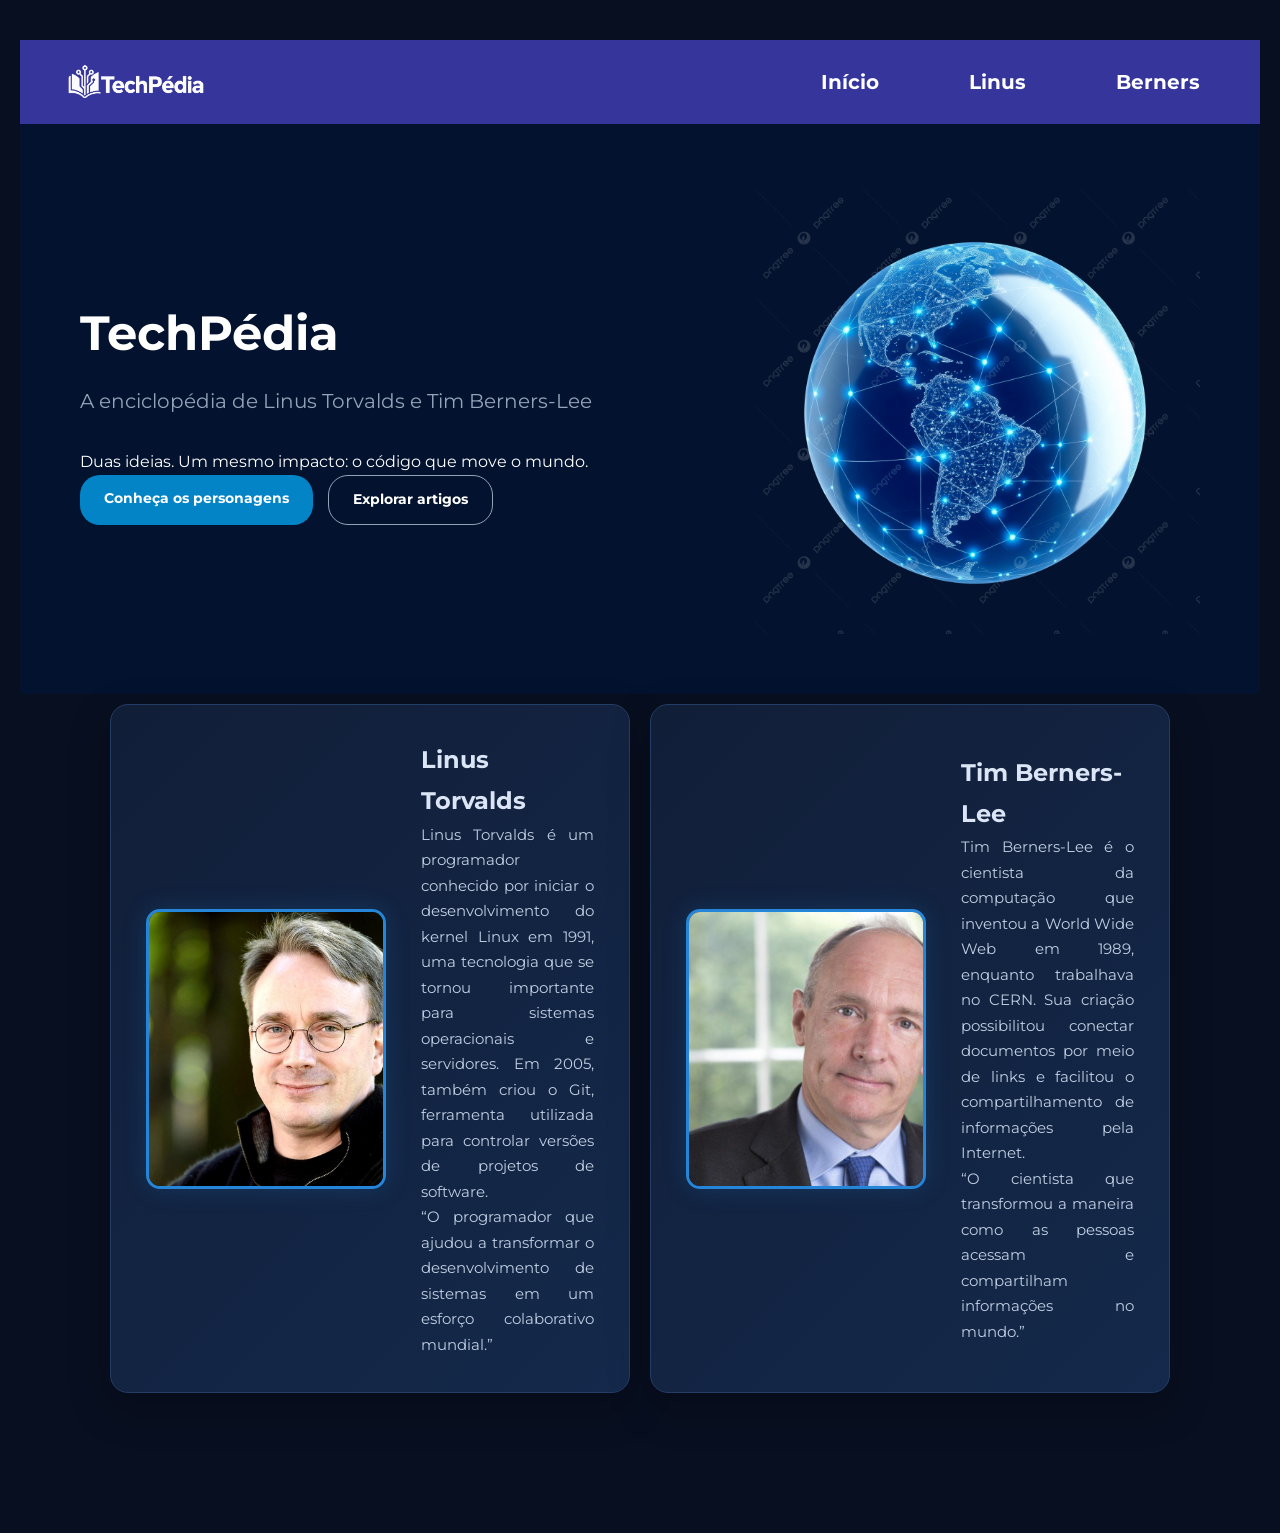
<file: index.html>
<!DOCTYPE html>
<html lang="pt-BR">

<head>
    <meta charset="UTF-8">
    <meta name="viewport" content="width=device-width, initial-scale=1.0">
    <link rel="stylesheet" href="static/style.css">
    <title>TechPédia</title>
    <!-- relacha isso e para o css(Gemini ajudou) -->
    <link rel="preconnect" href="https://fonts.googleapis.com">
    <link rel="preconnect" href="https://fonts.gstatic.com" crossorigin>
    <link href="https://fonts.googleapis.com/css2?family=Montserrat:wght@400;700&display=swap" rel="stylesheet">
</head>

<body>
    <header class="cabecalho">
        <a class="imagem" href="index.html"><img src="imagens/TechPédia.png" alt="Imagem TechPédia"></a>
        <ul>
            <li><a href="index.html">Início</a></li>
            <li><a href="linus.html">Linus</a></li>
            <li><a href="berners.html">Berners</a></li>
        </ul>
    </header>
    <section class="hero-section">
        <div class="hero-texto">
            <h1>TechPédia</h1>
            <h2>A enciclopédia de Linus Torvalds e Tim Berners-Lee</h2>
            <p>Duas ideias. Um mesmo impacto: o código que move o mundo.</p>

            <div class="botoes-container">
                <a href="#protagonistas" class="btn btn-primario">Conheça os personagens</a>
                <a href="#" class="btn btn-secundario">Explorar artigos</a>
            </div>
        </div>
        <img src="imagens/pngtree-digital-globe-network-representations-global-connectivity-and-technology-png-image_20441539.png"
            alt="Fundo do mapa mundi">
    </section>


    <!-- parte do meio -->

    <!-- parte do meio -->
    <main class="conteudo-principal">
        <div id="protagonistas" class="grid-protagonistas">

            <!-- Cartão do Linus -->
            <div class="card-perfil">
                <img src="imagens/Linus.jpg" alt="Linus Torvalds">
                <div> <!-- Esta div envolve o texto do Linus para o Flexbox funcionar -->
                    <h2>Linus Torvalds</h2>
                    <p>Linus Torvalds é um programador conhecido por iniciar o desenvolvimento do kernel Linux em 1991,
                        uma tecnologia que se tornou importante para sistemas operacionais e servidores. Em 2005, também
                        criou o Git, ferramenta utilizada para controlar versões de projetos de software.</p>
                    <p>“O programador que ajudou a transformar o desenvolvimento de sistemas em um esforço colaborativo
                        mundial.”</p>
                </div>
            </div>

            <!-- Cartão do Tim -->
            <div class="card-perfil">
                <img src="imagens/Berners.jpg" alt="Tim Berners-Lee">
                <div> <!-- Esta div envolve o texto do Tim para o Flexbox funcionar -->
                    <h2>Tim Berners-Lee</h2>
                    <p>Tim Berners-Lee é o cientista da computação que inventou a World Wide Web em 1989, enquanto
                        trabalhava no CERN.
                        Sua criação possibilitou conectar documentos por meio de links e facilitou o compartilhamento de
                        informações pela Internet.</p>
                    <p>“O cientista que transformou a maneira como as pessoas acessam e compartilham informações no
                        mundo.”</p>
                </div>
            </div>

        </div>
    </main>
</body>

</html>
</file>
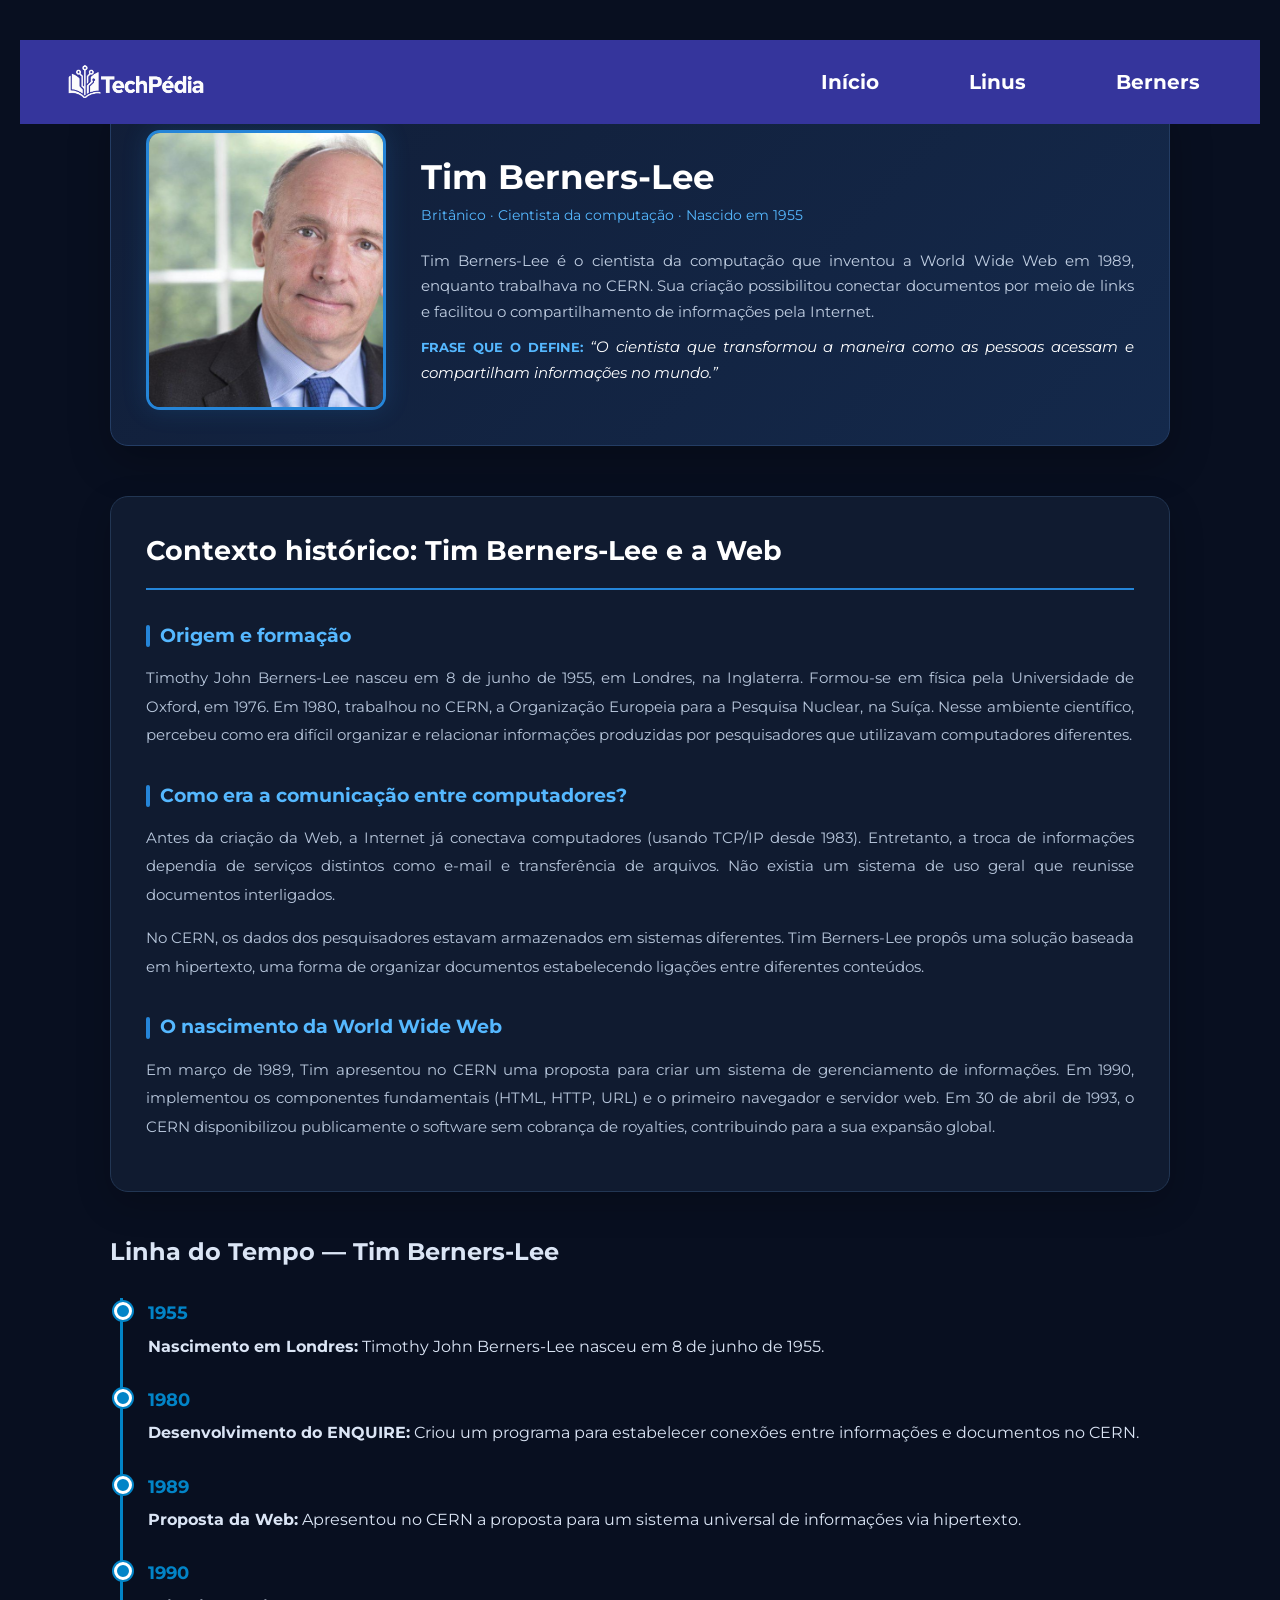
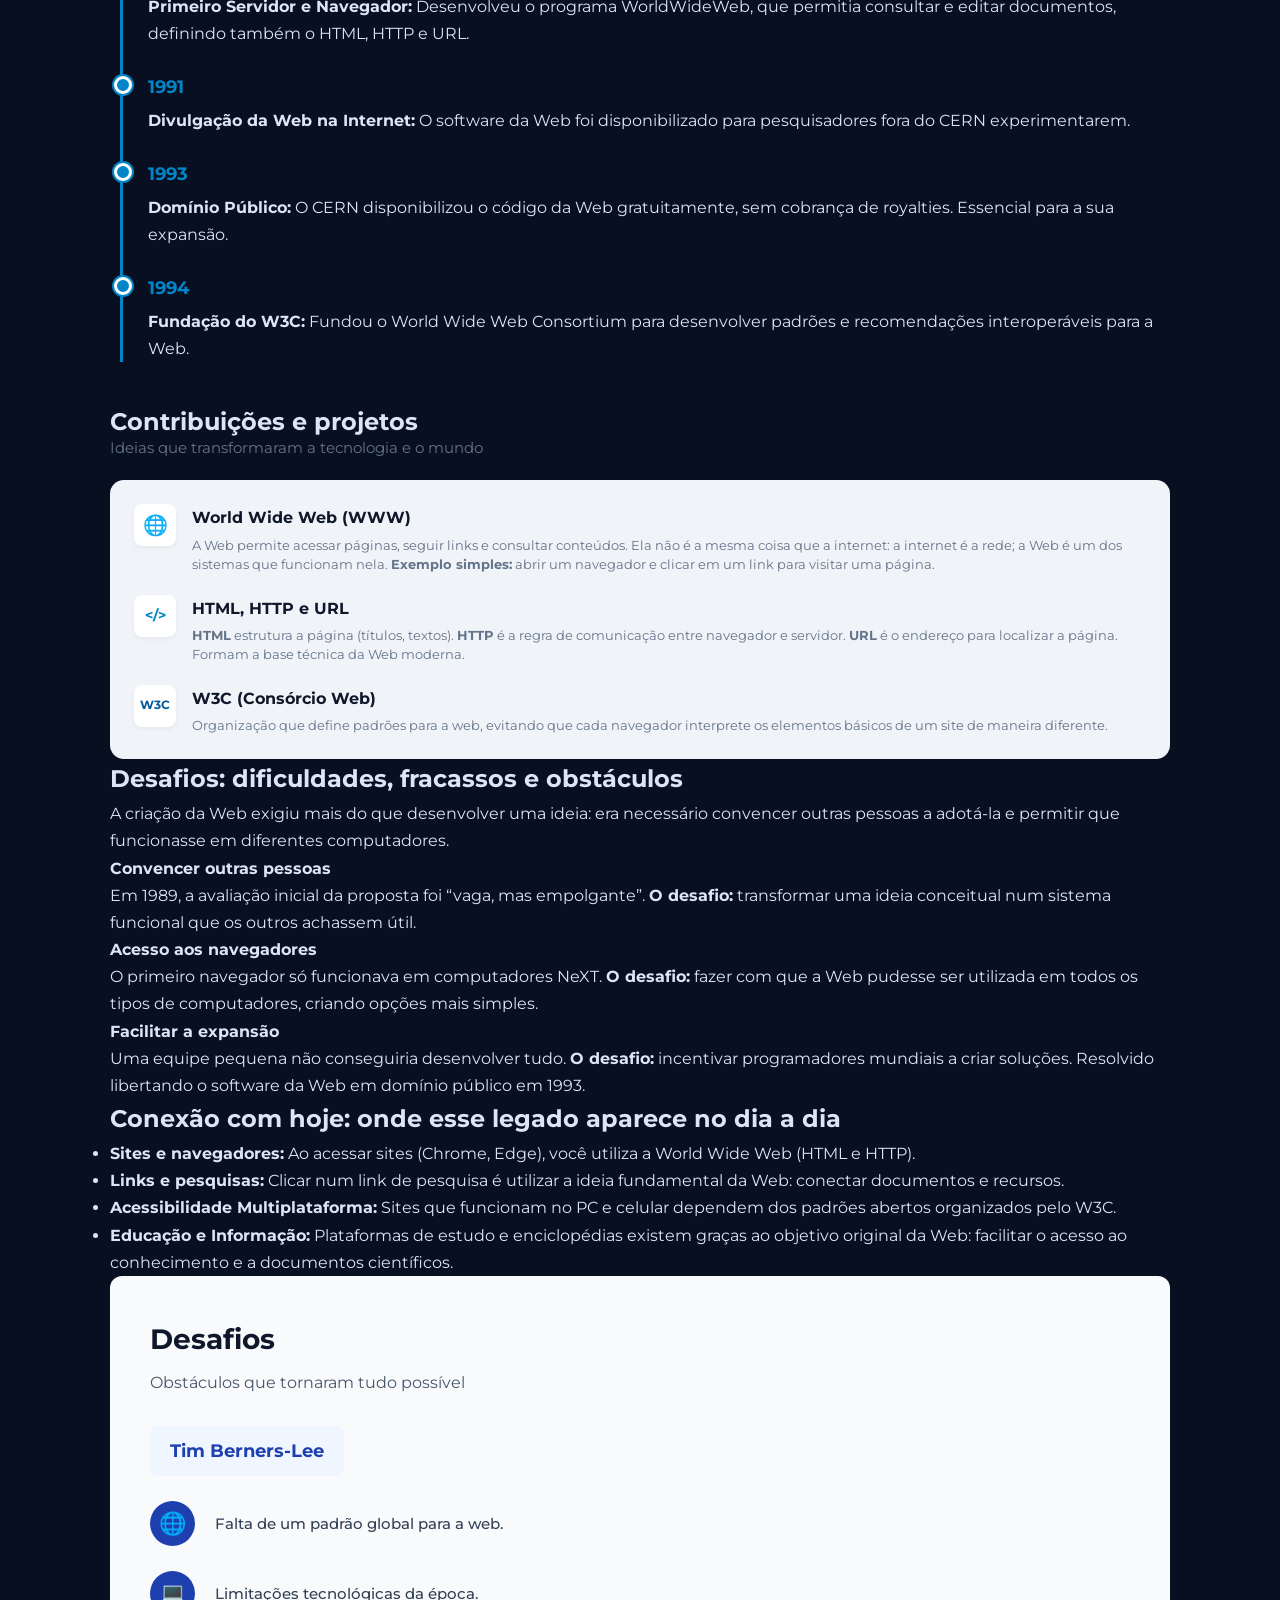
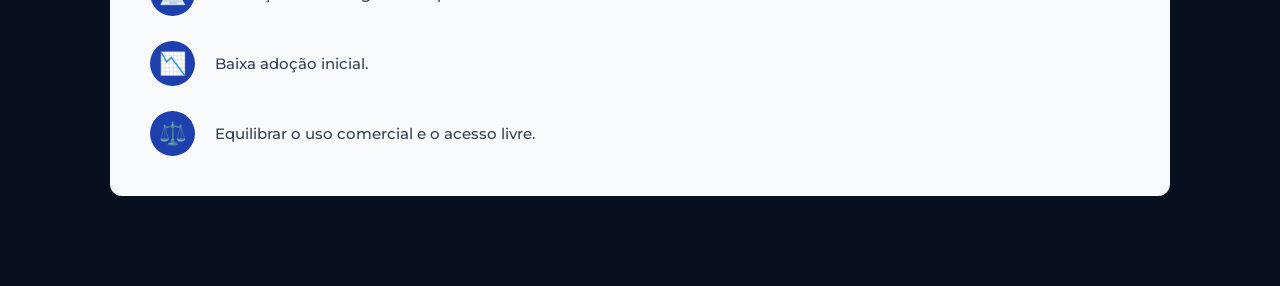
<file: berners.html>
<!DOCTYPE html>
<html lang="pt-BR">

<head>
    <meta charset="UTF-8">
    <meta name="viewport" content="width=device-width, initial-scale=1.0">
    <link rel="stylesheet" href="static/style.css">
    <title>Tim Berners-Lee - TechPédia</title>
    <link rel="preconnect" href="https://fonts.googleapis.com">
    <link rel="preconnect" href="https://fonts.gstatic.com" crossorigin>
    <link href="https://fonts.googleapis.com/css2?family=Montserrat:wght@400;700&display=swap" rel="stylesheet">
</head>

<body>
    <header class="cabecalho">
        <a class="imagem" href="index.html"><img src="imagens/TechPédia.png" alt="Imagem TechPédia"></a>
        <ul>
            <li><a href="index.html">Início</a></li>
            <li><a href="linus.html">Linus</a></li>
            <li><a href="berners.html">Berners</a></li>
        </ul>
    </header>

    <main class="conteudo-principal">
        <!-- APRESENTAÇÃO -->
        <div class="card-perfil">
            <img src="imagens/Berners.jpg" alt="Tim Berners-Lee">
            <div>
                <h1>Tim Berners-Lee</h1>
                <h3>Britânico · Cientista da computação · Nascido em 1955</h3>
                <p>Tim Berners-Lee é o cientista da computação que inventou a World Wide Web em 1989, enquanto
                    trabalhava no CERN. Sua criação possibilitou conectar documentos por meio de links e facilitou o
                    compartilhamento de informações pela Internet.</p>
                <p style="margin-top: 10px;"><strong>FRASE QUE O DEFINE:</strong> <em>“O cientista que transformou a
                        maneira como as pessoas acessam e compartilham informações no mundo.”</em></p>
            </div>
        </div>

        <!-- CONTEXTO HISTÓRICO -->
        <section id="biografia">
            <h2>Contexto histórico: Tim Berners-Lee e a Web</h2>

            <h3>Origem e formação</h3>
            <p>Timothy John Berners-Lee nasceu em 8 de junho de 1955, em Londres, na Inglaterra. Formou-se em física
                pela Universidade de Oxford, em 1976. Em 1980, trabalhou no CERN, a Organização Europeia para a Pesquisa
                Nuclear, na Suíça. Nesse ambiente científico, percebeu como era difícil organizar e relacionar
                informações produzidas por pesquisadores que utilizavam computadores diferentes.</p>

            <h3>Como era a comunicação entre computadores?</h3>
            <p>Antes da criação da Web, a Internet já conectava computadores (usando TCP/IP desde 1983). Entretanto, a
                troca de informações dependia de serviços distintos como e-mail e transferência de arquivos. Não existia
                um sistema de uso geral que reunisse documentos interligados.</p>
            <p>No CERN, os dados dos pesquisadores estavam armazenados em sistemas diferentes. Tim Berners-Lee propôs
                uma solução baseada em hipertexto, uma forma de organizar documentos estabelecendo ligações entre
                diferentes conteúdos.</p>

            <h3>O nascimento da World Wide Web</h3>
            <p>Em março de 1989, Tim apresentou no CERN uma proposta para criar um sistema de gerenciamento de
                informações. Em 1990, implementou os componentes fundamentais (HTML, HTTP, URL) e o primeiro navegador e
                servidor web. Em 30 de abril de 1993, o CERN disponibilizou publicamente o software sem cobrança de
                royalties, contribuindo para a sua expansão global.</p>
        </section>

        <!-- LINHA DO TEMPO (AZUL) -->
        <section class="secao-linha-tempo">
            <h2>Linha do Tempo — Tim Berners-Lee</h2>
            <div class="linha-tempo">
                <div class="item-timeline">
                    <span class="ano">1955</span>
                    <p><strong>Nascimento em Londres:</strong> Timothy John Berners-Lee nasceu em 8 de junho de 1955.
                    </p>
                </div>
                <div class="item-timeline">
                    <span class="ano">1980</span>
                    <p><strong>Desenvolvimento do ENQUIRE:</strong> Criou um programa para estabelecer conexões entre
                        informações e documentos no CERN.</p>
                </div>
                <div class="item-timeline">
                    <span class="ano">1989</span>
                    <p><strong>Proposta da Web:</strong> Apresentou no CERN a proposta para um sistema universal de
                        informações via hipertexto.</p>
                </div>
                <div class="item-timeline">
                    <span class="ano">1990</span>
                    <p><strong>Primeiro Servidor e Navegador:</strong> Desenvolveu o programa WorldWideWeb, que permitia
                        consultar e editar documentos, definindo também o HTML, HTTP e URL.</p>
                </div>
                <div class="item-timeline">
                    <span class="ano">1991</span>
                    <p><strong>Divulgação da Web na Internet:</strong> O software da Web foi disponibilizado para
                        pesquisadores fora do CERN experimentarem.</p>
                </div>
                <div class="item-timeline">
                    <span class="ano">1993</span>
                    <p><strong>Domínio Público:</strong> O CERN disponibilizou o código da Web gratuitamente, sem
                        cobrança de royalties. Essencial para a sua expansão.</p>
                </div>
                <div class="item-timeline">
                    <span class="ano">1994</span>
                    <p><strong>Fundação do W3C:</strong> Fundou o World Wide Web Consortium para desenvolver padrões e
                        recomendações interoperáveis para a Web.</p>
                </div>
            </div>
        </section>

        <!-- CONTRIBUIÇÕES E PROJETOS -->
        <section class="secao-contribuicoes-individual">
            <h2>Contribuições e projetos</h2>
            <p class="subtitulo-secao">Ideias que transformaram a tecnologia e o mundo</p>

            <div class="cartao-conteudo-referencia">
                <div class="item-cartao-projeto">
                    <div class="box-icone icone-web">🌐</div>
                    <div class="detalhes-projeto">
                        <h4>World Wide Web (WWW)</h4>
                        <p>A Web permite acessar páginas, seguir links e consultar conteúdos. Ela não é a mesma coisa
                            que a internet: a internet é a rede; a Web é um dos sistemas que funcionam nela.
                            <strong>Exemplo simples:</strong> abrir um navegador e clicar em um link para visitar uma
                            página.</p>
                    </div>
                </div>

                <div class="item-cartao-projeto">
                    <div class="box-icone icone-code">&lt;/&gt;</div>
                    <div class="detalhes-projeto">
                        <h4>HTML, HTTP e URL</h4>
                        <p><strong>HTML</strong> estrutura a página (títulos, textos). <strong>HTTP</strong> é a regra
                            de comunicação entre navegador e servidor. <strong>URL</strong> é o endereço para localizar
                            a página. Formam a base técnica da Web moderna.</p>
                    </div>
                </div>

                <div class="item-cartao-projeto">
                    <div class="box-icone icone-w3c">W3C</div>
                    <div class="detalhes-projeto">
                        <h4>W3C (Consórcio Web)</h4>
                        <p>Organização que define padrões para a web, evitando que cada navegador interprete os
                            elementos básicos de um site de maneira diferente.</p>
                    </div>
                </div>
            </div>
        </section>

        <!-- DESAFIOS -->
        <section class="secao-desafios">
            <h2>Desafios: dificuldades, fracassos e obstáculos</h2>
            <p>A criação da Web exigiu mais do que desenvolver uma ideia: era necessário convencer outras pessoas a
                adotá-la e permitir que funcionasse em diferentes computadores.</p>
            <div class="grid-desafios">
                <div class="card-desafio">
                    <h4>Convencer outras pessoas</h4>
                    <p>Em 1989, a avaliação inicial da proposta foi “vaga, mas empolgante”. <strong>O desafio:</strong>
                        transformar uma ideia conceitual num sistema funcional que os outros achassem útil.</p>
                </div>
                <div class="card-desafio">
                    <h4>Acesso aos navegadores</h4>
                    <p>O primeiro navegador só funcionava em computadores NeXT. <strong>O desafio:</strong> fazer com
                        que a Web pudesse ser utilizada em todos os tipos de computadores, criando opções mais simples.
                    </p>
                </div>
                <div class="card-desafio">
                    <h4>Facilitar a expansão</h4>
                    <p>Uma equipe pequena não conseguiria desenvolver tudo. <strong>O desafio:</strong> incentivar
                        programadores mundiais a criar soluções. Resolvido libertando o software da Web em domínio
                        público em 1993.</p>
                </div>
            </div>
        </section>

        <!-- CONEXÃO COM HOJE -->
        <section id="legado">
            <h2>Conexão com hoje: onde esse legado aparece no dia a dia</h2>
            <ul class="lista-legado">
                <li><strong>Sites e navegadores:</strong> Ao acessar sites (Chrome, Edge), você utiliza a World Wide Web
                    (HTML e HTTP).</li>
                <li><strong>Links e pesquisas:</strong> Clicar num link de pesquisa é utilizar a ideia fundamental da
                    Web: conectar documentos e recursos.</li>
                <li><strong>Acessibilidade Multiplataforma:</strong> Sites que funcionam no PC e celular dependem dos
                    padrões abertos organizados pelo W3C.</li>
                <li><strong>Educação e Informação:</strong> Plataformas de estudo e enciclopédias existem graças ao
                    objetivo original da Web: facilitar o acesso ao conhecimento e a documentos científicos.</li>
            </ul>
        </section>

        <!-- CURIOSIDADES E MITOS -->
        <section class="secao-desafios-novo">
            <h2>Desafios</h2>
            <p class="subtitulo">Obstáculos que tornaram tudo possível</p>

            <h3 class="titulo-pill">Tim Berners-Lee</h3>

            <ul class="lista-desafios-img">
                <li class="item-desafio-img">
                    <div class="icone-desafio-img">🌐</div>
                    <p>Falta de um padrão global para a web.</p>
                </li>
                <li class="item-desafio-img">
                    <div class="icone-desafio-img">💻</div>
                    <p>Limitações tecnológicas da época.</p>
                </li>
                <li class="item-desafio-img">
                    <div class="icone-desafio-img">📉</div>
                    <p>Baixa adoção inicial.</p>
                </li>
                <li class="item-desafio-img">
                    <div class="icone-desafio-img">⚖️</div>
                    <p>Equilibrar o uso comercial e o acesso livre.</p>
                </li>
            </ul>
        </section>
    </main>
</body>

</html>
</file>
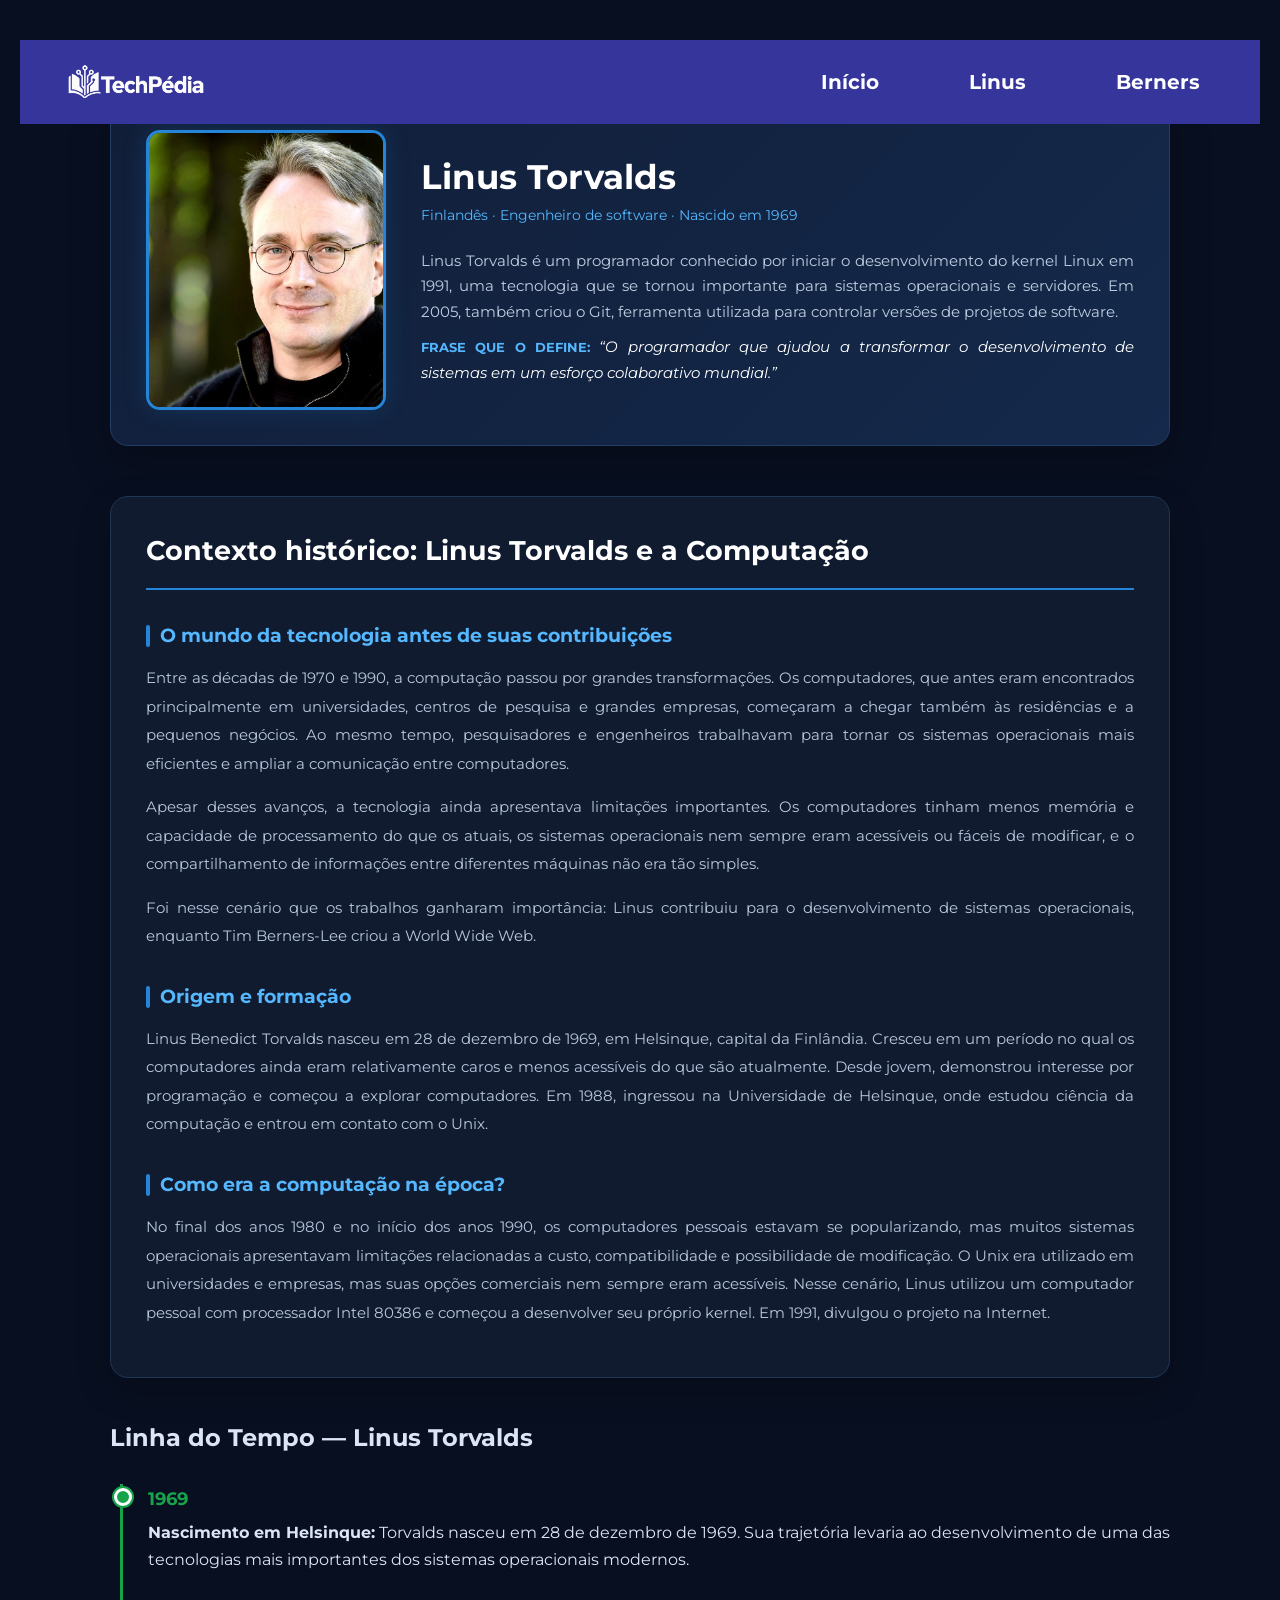
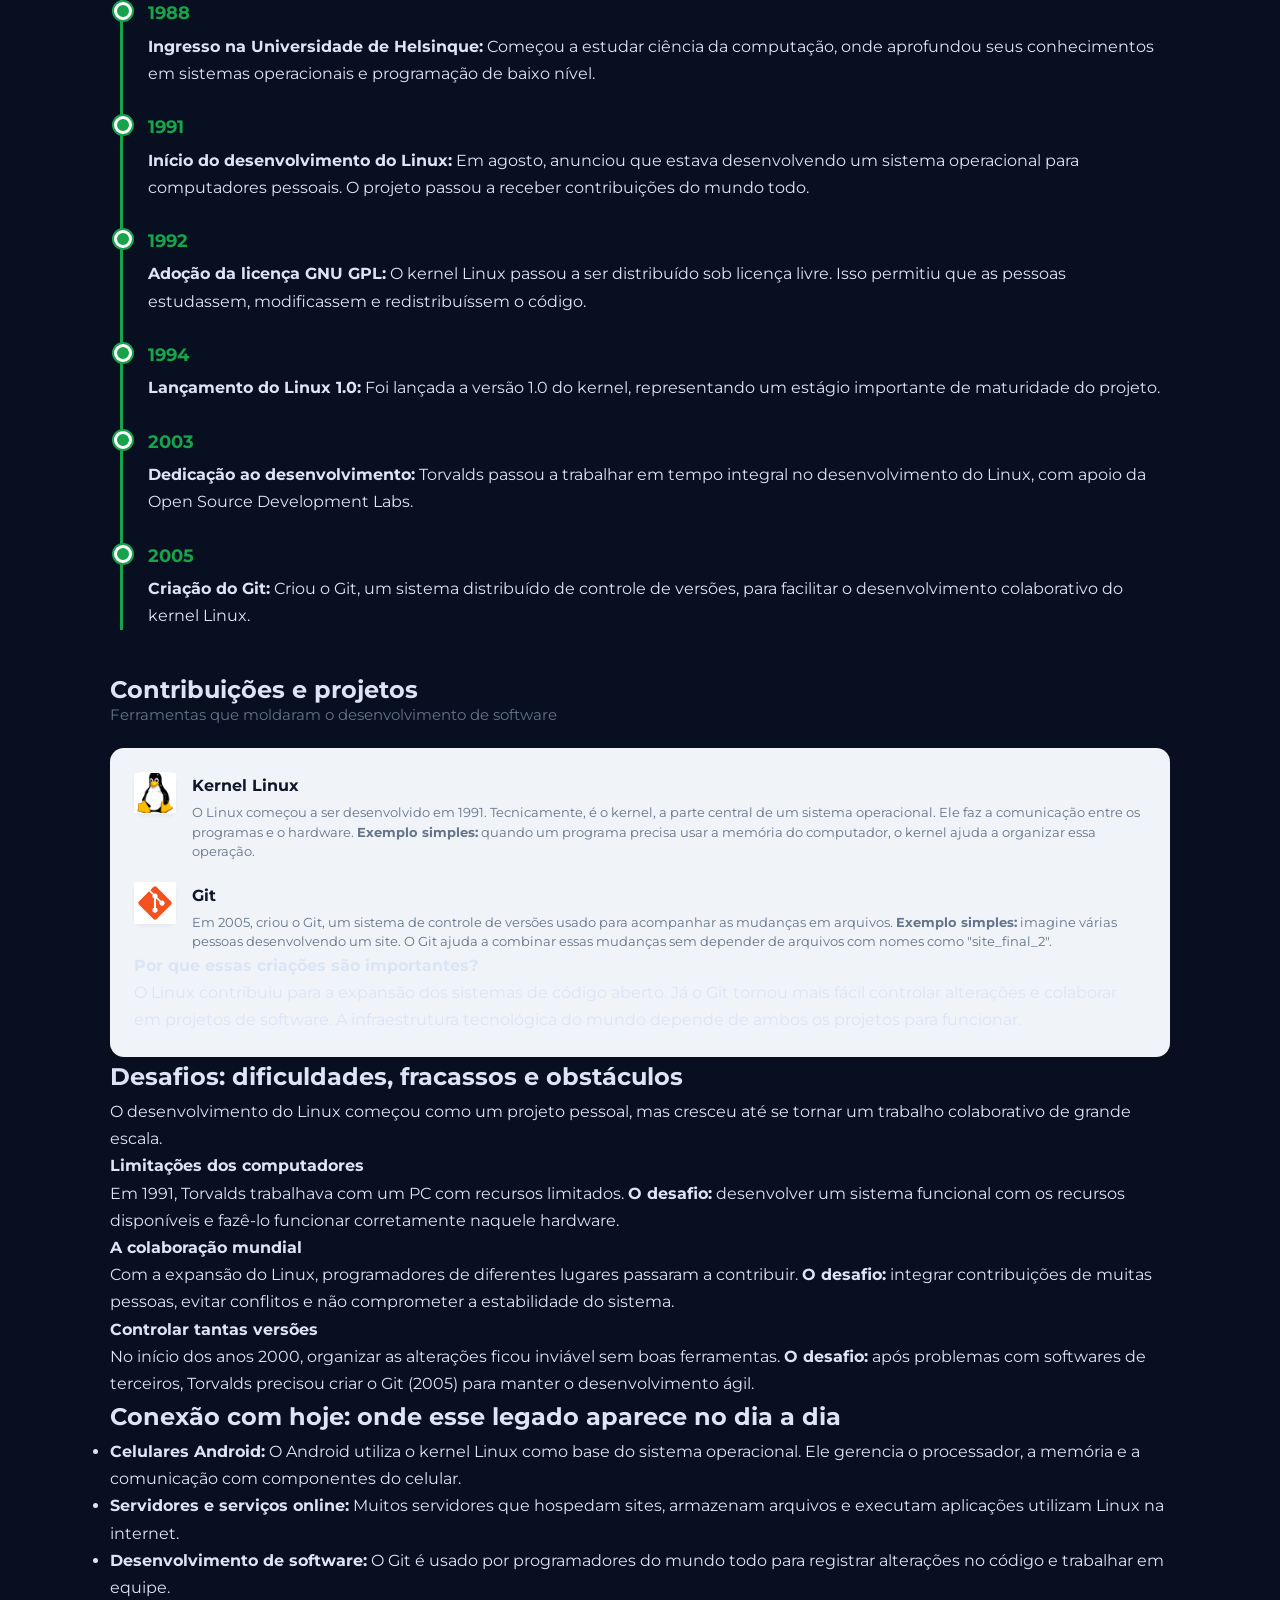
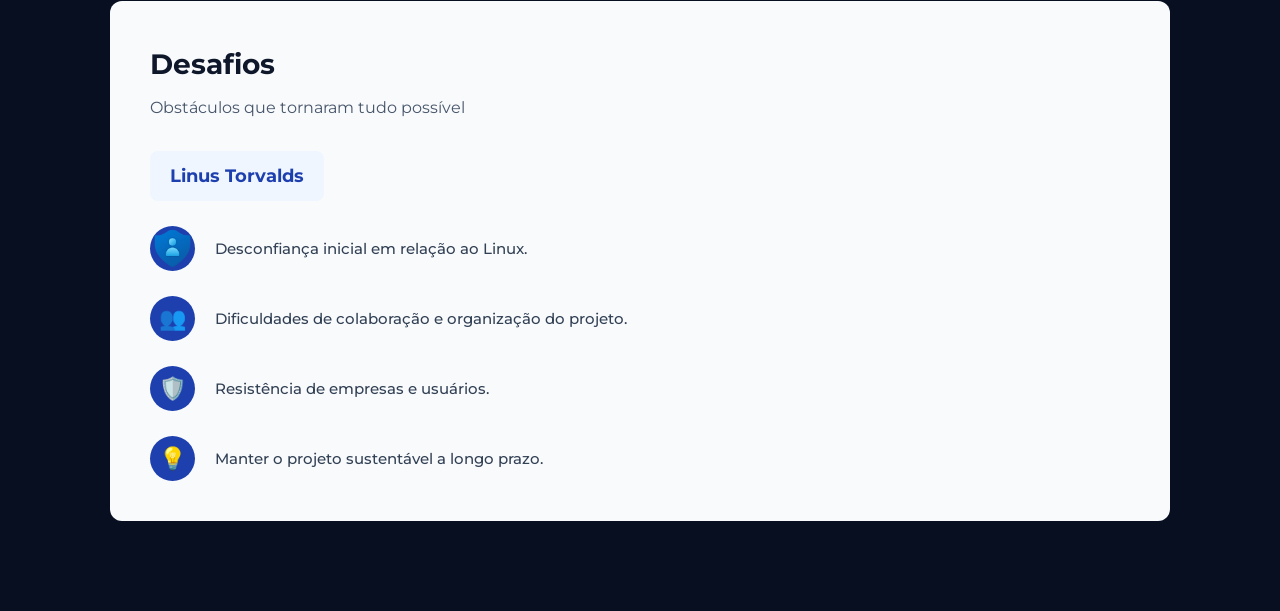
<file: linus.html>
<!DOCTYPE html>
<html lang="pt-BR">

<head>
    <meta charset="UTF-8">
    <meta name="viewport" content="width=device-width, initial-scale=1.0">
    <link rel="stylesheet" href="static/style.css">
    <title>Linus Torvalds - TechPédia</title>
    <link rel="preconnect" href="https://fonts.googleapis.com">
    <link rel="preconnect" href="https://fonts.gstatic.com" crossorigin>
    <link href="https://fonts.googleapis.com/css2?family=Montserrat:wght@400;600;700&display=swap" rel="stylesheet">
</head>

<body>
    <header class="cabecalho">
        <a class="imagem" href="index.html"><img src="imagens/TechPédia.png" alt="TechPédia Logo"></a>
        <ul>
            <li><a href="index.html">Início</a></li>
            <li><a href="linus.html">Linus</a></li>
            <li><a href="berners.html">Berners</a></li>
        </ul>
    </header>

    <main class="conteudo-principal">
        <!-- APRESENTAÇÃO -->
        <div class="card-perfil">
            <img src="imagens/Linus.jpg" alt="Linus Torvalds">
            <div>
                <h1>Linus Torvalds</h1>
                <h3>Finlandês · Engenheiro de software · Nascido em 1969</h3>
                <p>Linus Torvalds é um programador conhecido por iniciar o desenvolvimento do kernel Linux em 1991, uma
                    tecnologia que se tornou importante para sistemas operacionais e servidores. Em 2005, também criou o
                    Git, ferramenta utilizada para controlar versões de projetos de software.</p>
                <p style="margin-top: 10px;"><strong>FRASE QUE O DEFINE:</strong> <em>“O programador que ajudou a
                        transformar o desenvolvimento de sistemas em um esforço colaborativo mundial.”</em></p>
            </div>
        </div>

        <!-- CONTEXTO HISTÓRICO -->
        <section id="contexto">
            <h2>Contexto histórico: Linus Torvalds e a Computação</h2>

            <h3>O mundo da tecnologia antes de suas contribuições</h3>
            <p>Entre as décadas de 1970 e 1990, a computação passou por grandes transformações. Os computadores, que
                antes eram encontrados principalmente em universidades, centros de pesquisa e grandes empresas,
                começaram a chegar também às residências e a pequenos negócios. Ao mesmo tempo, pesquisadores e
                engenheiros trabalhavam para tornar os sistemas operacionais mais eficientes e ampliar a comunicação
                entre computadores.</p>
            <p>Apesar desses avanços, a tecnologia ainda apresentava limitações importantes. Os computadores tinham
                menos memória e capacidade de processamento do que os atuais, os sistemas operacionais nem sempre eram
                acessíveis ou fáceis de modificar, e o compartilhamento de informações entre diferentes máquinas não era
                tão simples.</p>
            <p>Foi nesse cenário que os trabalhos ganharam importância: Linus contribuiu para o desenvolvimento de
                sistemas operacionais, enquanto Tim Berners-Lee criou a World Wide Web.</p>

            <h3>Origem e formação</h3>
            <p>Linus Benedict Torvalds nasceu em 28 de dezembro de 1969, em Helsinque, capital da Finlândia. Cresceu em
                um período no qual os computadores ainda eram relativamente caros e menos acessíveis do que são
                atualmente. Desde jovem, demonstrou interesse por programação e começou a explorar computadores. Em
                1988, ingressou na Universidade de Helsinque, onde estudou ciência da computação e entrou em contato com
                o Unix.</p>

            <h3>Como era a computação na época?</h3>
            <p>No final dos anos 1980 e no início dos anos 1990, os computadores pessoais estavam se popularizando, mas
                muitos sistemas operacionais apresentavam limitações relacionadas a custo, compatibilidade e
                possibilidade de modificação. O Unix era utilizado em universidades e empresas, mas suas opções
                comerciais nem sempre eram acessíveis. Nesse cenário, Linus utilizou um computador pessoal com
                processador Intel 80386 e começou a desenvolver seu próprio kernel. Em 1991, divulgou o projeto na
                Internet.</p>
        </section>

        <!-- LINHA DO TEMPO (VERDE) -->
        <section class="secao-linha-tempo">
            <h2>Linha do Tempo — Linus Torvalds</h2>
            <div class="linha-tempo verde">
                <div class="item-timeline">
                    <span class="ano">1969</span>
                    <p><strong>Nascimento em Helsinque:</strong> Torvalds nasceu em 28 de dezembro de 1969. Sua
                        trajetória levaria ao desenvolvimento de uma das tecnologias mais importantes dos sistemas
                        operacionais modernos.</p>
                </div>
                <div class="item-timeline">
                    <span class="ano">1988</span>
                    <p><strong>Ingresso na Universidade de Helsinque:</strong> Começou a estudar ciência da computação,
                        onde aprofundou seus conhecimentos em sistemas operacionais e programação de baixo nível.</p>
                </div>
                <div class="item-timeline">
                    <span class="ano">1991</span>
                    <p><strong>Início do desenvolvimento do Linux:</strong> Em agosto, anunciou que estava desenvolvendo
                        um sistema operacional para computadores pessoais. O projeto passou a receber contribuições do
                        mundo todo.</p>
                </div>
                <div class="item-timeline">
                    <span class="ano">1992</span>
                    <p><strong>Adoção da licença GNU GPL:</strong> O kernel Linux passou a ser distribuído sob licença
                        livre. Isso permitiu que as pessoas estudassem, modificassem e redistribuíssem o código.</p>
                </div>
                <div class="item-timeline">
                    <span class="ano">1994</span>
                    <p><strong>Lançamento do Linux 1.0:</strong> Foi lançada a versão 1.0 do kernel, representando um
                        estágio importante de maturidade do projeto.</p>
                </div>
                <div class="item-timeline">
                    <span class="ano">2003</span>
                    <p><strong>Dedicação ao desenvolvimento:</strong> Torvalds passou a trabalhar em tempo integral no
                        desenvolvimento do Linux, com apoio da Open Source Development Labs.</p>
                </div>
                <div class="item-timeline">
                    <span class="ano">2005</span>
                    <p><strong>Criação do Git:</strong> Criou o Git, um sistema distribuído de controle de versões, para
                        facilitar o desenvolvimento colaborativo do kernel Linux.</p>
                </div>
            </div>
        </section>

        <!-- CONTRIBUIÇÕES E PROJETOS -->
        <section class="secao-contribuicoes-individual">
            <h2>Contribuições e projetos</h2>
            <p class="subtitulo-secao">Ferramentas que moldaram o desenvolvimento de software</p>

            <div class="cartao-conteudo-referencia">
                <div class="grid-projetos">
                    <div class="item-cartao-projeto">
                        <div class="box-icone icone-linux"><img src="imagens/pinguin.png" alt=""></div>
                        <div class="detalhes-projeto">
                            <h4>Kernel Linux</h4>
                            <p>O Linux começou a ser desenvolvido em 1991. Tecnicamente, é o kernel, a parte central de
                                um sistema operacional. Ele faz a comunicação entre os programas e o hardware.
                                <strong>Exemplo simples:</strong> quando um programa precisa usar a memória do
                                computador, o kernel ajuda a organizar essa operação.</p>
                        </div>
                    </div>
                    <div class="item-cartao-projeto">
                        <div class="box-icone icone-git"><img src="imagens/git.jpg" alt=""></div>
                        <div class="detalhes-projeto">
                            <h4>Git</h4>
                            <p>Em 2005, criou o Git, um sistema de controle de versões usado para acompanhar as mudanças
                                em arquivos. <strong>Exemplo simples:</strong> imagine várias pessoas desenvolvendo um
                                site. O Git ajuda a combinar essas mudanças sem depender de arquivos com nomes como
                                "site_final_2".</p>
                        </div>
                    </div>
                </div>

                <div class="importancia-box">
                    <h4>Por que essas criações são importantes?</h4>
                    <p>O Linux contribuiu para a expansão dos sistemas de código aberto. Já o Git tornou mais fácil
                        controlar alterações e colaborar em projetos de software. A infraestrutura tecnológica do mundo
                        depende de ambos os projetos para funcionar.</p>
                </div>
            </div>
        </section>

        <!-- DESAFIOS -->
        <section class="secao-desafios">
            <h2>Desafios: dificuldades, fracassos e obstáculos</h2>
            <p>O desenvolvimento do Linux começou como um projeto pessoal, mas cresceu até se tornar um trabalho
                colaborativo de grande escala.</p>
            <div class="grid-desafios">
                <div class="card-desafio">
                    <h4>Limitações dos computadores</h4>
                    <p>Em 1991, Torvalds trabalhava com um PC com recursos limitados. <strong>O desafio:</strong>
                        desenvolver um sistema funcional com os recursos disponíveis e fazê-lo funcionar corretamente
                        naquele hardware.</p>
                </div>
                <div class="card-desafio">
                    <h4>A colaboração mundial</h4>
                    <p>Com a expansão do Linux, programadores de diferentes lugares passaram a contribuir. <strong>O
                            desafio:</strong> integrar contribuições de muitas pessoas, evitar conflitos e não
                        comprometer a estabilidade do sistema.</p>
                </div>
                <div class="card-desafio">
                    <h4>Controlar tantas versões</h4>
                    <p>No início dos anos 2000, organizar as alterações ficou inviável sem boas ferramentas. <strong>O
                            desafio:</strong> após problemas com softwares de terceiros, Torvalds precisou criar o Git
                        (2005) para manter o desenvolvimento ágil.</p>
                </div>
            </div>
        </section>

        <!-- CONEXÃO COM HOJE -->
        <section id="legado">
            <h2>Conexão com hoje: onde esse legado aparece no dia a dia</h2>
            <ul class="lista-legado">
                <li><strong>Celulares Android:</strong> O Android utiliza o kernel Linux como base do sistema
                    operacional. Ele gerencia o processador, a memória e a comunicação com componentes do celular.</li>
                <li><strong>Servidores e serviços online:</strong> Muitos servidores que hospedam sites, armazenam
                    arquivos e executam aplicações utilizam Linux na internet.</li>
                <li><strong>Desenvolvimento de software:</strong> O Git é usado por programadores do mundo todo para
                    registrar alterações no código e trabalhar em equipe.</li>
            </ul>
        </section>

        <!-- CURIOSIDADES E MITOS -->
        <section class="secao-desafios-novo">
            <h2>Desafios</h2>
            <p class="subtitulo">Obstáculos que tornaram tudo possível</p>

            <h3 class="titulo-pill">Linus Torvalds</h3>

            <ul class="lista-desafios-img">
                <li class="item-desafio-img">
                    <div class="icone-desafio-img"><img src="imagens/download (1).png" alt="escudo"></div>
                    <p>Desconfiança inicial em relação ao Linux.</p>
                </li>
                <li class="item-desafio-img">
                    <div class="icone-desafio-img">👥</div>
                    <p>Dificuldades de colaboração e organização do projeto.</p>
                </li>
                <li class="item-desafio-img">
                    <div class="icone-desafio-img">🛡️</div>
                    <p>Resistência de empresas e usuários.</p>
                </li>
                <li class="item-desafio-img">
                    <div class="icone-desafio-img">💡</div>
                    <p>Manter o projeto sustentável a longo prazo.</p>
                </li>
            </ul>
        </section>
    </main>
</body>

</html>
</file>
<file: static/style.css>
:root {

    /* cor do cabecario */
    --cor-fundo: #35359c;
    --cor-letra: #fff;

    /* Fundo da secção de apresentação (azul muito escuro) */
    --cor-hero: #03122e;

    /* Fundo geral da página, onde ficam os cartões (um azul/cinza bem clarinho) */
    --cor-fundo-site: #f4f7fc;

    /* Cor dos botões azuis e dos cartões de atalho */
    --cor-azul-claro: #0284c7;

    /* Cor para textos mais discretos (como subtítulos) */
    --cor-letra-cinza: #94a3b8;
}

* {
    padding: 0;
    margin: 0;
    box-sizing: border-box;
    font-family: 'Montserrat', sans-serif;
}

body {
    background-color: var(--cor-fundo-site);
}

.cabecalho {
    display: flex;
    justify-content: space-between;
    align-items: center;
    padding: 15px 40px;
    background-color: var(--cor-fundo);

    /* parte para manter o cabecalho fixo na tela */

    position: sticky;
    top: 0;
    z-index: 1000
}

.cabecalho ul {
    display: flex;
    flex-direction: row;
    gap: 10px 50px;
    list-style: none;
}

.cabecalho ul li a {
    display: block;
    color: var(--cor-letra);
    font-size: 20px;
    padding: 10px 20px;
    text-decoration: none;
    border-radius: 8px;
    font-weight: bold;
}

.cabecalho .imagem img {
    height: 50px !important;
    width: auto !important;
    display: block;
}

.hero-section {
    background-color: var(--cor-hero);
    color: var(--cor-letra);
    padding: 60px 60px;
    display: flex;
    justify-content: space-between;
    align-items: center;
}

.hero-texto {
    max-width: 550px;
}

.hero-texto h1 {
    font-size: 48px;
    margin-bottom: 10px;
}

.hero-texto h2 {
    font-size: 20px;
    font-weight: normal;
    color: var(--cor-letra-cinza);
    margin-bottom: 30px;
}

.botoes-container {
    display: flex;
    gap: 15px;
}

.btn {
    padding: 12px 24px;
    border-radius: 20px;
    text-decoration: none;
    font-weight: bold;
    font-size: 14px;
}

.btn-primario {
    background-color: var(--cor-azul-claro);
    color: var(--cor-letra);
}

.btn-secundario {
    background-color: transparent;
    color: var(--cor-letra);
    border: 1px solid var(--cor-letra-cinza);
}

.hero-section img {
    max-width: 450px;
    width: 100%;
}

.conteudo-principal {
    max-width: 1100px;
    margin: -30px auto 50px auto;
    padding: 0px 20px;
}

.grid-protagonistas {
    display: grid;
    grid-template-columns: 1fr 1fr;
    gap: 20px;
    margin-top: 40px;
}

.card-perfil {
    background-color: #ffffff;
    padding: 20px;
    border-radius: 12px;
    display: flex;
    align-items: center;
    gap: 15px;
}

.card-perfil img {
    width: 200px;
    height: 250px;
    object-fit: cover;
    border-radius: 8px;
}

/* parte da linha do tempo */

/* --- LINHA DO TEMPO BASE (AZUL / TIM BERNERS-LEE) --- */
.secao-linha-tempo {
    margin-top: 40px;
}

.linha-tempo {
    border-left: 3px solid #0284c7;
    padding-left: 25px;
    margin: 25px 0 40px 10px;
    display: flex;
    flex-direction: column;
    gap: 25px;
}

.item-timeline {
    position: relative;
}

.item-timeline::before {
    content: '';
    position: absolute;
    left: -34px;
    top: 4px;
    width: 12px;
    height: 12px;
    background-color: #0284c7;
    border: 3px solid #ffffff;
    border-radius: 50%;
    box-shadow: 0 0 0 2px #0284c7;
}

.item-timeline .ano {
    font-weight: bold;
    font-size: 18px;
    color: #0284c7;
    display: block;
    margin-bottom: 4px;
}

/* --- LINHA DO TEMPO VERDE (PARA LINUS TORVALDS) --- */
.linha-tempo.verde {
    border-left-color: #16a34a;
}

.linha-tempo.verde .item-timeline::before {
    background-color: #16a34a;
    box-shadow: 0 0 0 2px #16a34a;
}

.linha-tempo.verde .item-timeline .ano {
    color: #16a34a;
}

/* --- ESTILO DE CONTRIBUIÇÕES E PROJETOS (IGUAL À REFERÊNCIA) --- */
.secao-contribuicoes-individual {
    margin-top: 40px;
}

.secao-contribuicoes-individual .subtitulo-secao {
    color: #64748b;
    font-size: 15px;
    margin-top: -8px;
    margin-bottom: 20px;
}

.cartao-conteudo-referencia {
    background-color: #f0f4f8;
    border-radius: 14px;
    padding: 24px;
}

.cartao-conteudo-referencia h3 {
    font-size: 18px;
    color: #1e293b;
    margin-bottom: 20px;
    margin-top: 0;
}

.item-cartao-projeto {
    display: flex;
    align-items: flex-start;
    gap: 16px;
    margin-bottom: 20px;
}

.item-cartao-projeto:last-child {
    margin-bottom: 0;
}

.box-icone {
    width: 42px;
    height: 42px;
    border-radius: 8px;
    display: flex;
    align-items: center;
    justify-content: center;
    font-size: 20px;
    flex-shrink: 0;
    background-color: #ffffff;
    box-shadow: 0 2px 4px rgba(0, 0, 0, 0.05);
}

/* Ícones customizados */
.icone-linux {
    color: #000000;
}

.icone-git {
    color: #f05032;
}

.icone-web {
    color: #0284c7;
}

.icone-code {
    color: #0284c7;
    font-weight: bold;
    font-size: 14px;
}

.icone-w3c {
    color: #005a9c;
    font-weight: bold;
    font-size: 12px;
}

.detalhes-projeto h4 {
    font-size: 16px;
    color: #0f172a;
    margin-bottom: 4px;
    margin-top: 0;
}

.detalhes-projeto p {
    font-size: 13px;
    color: #64748b;
    line-height: 1.5;
}

.item-cartao-projeto img {
    width: 42px;
    height: auto;
}

/* --- NOVO ESTILO: DESAFIOS (BASEADO NA IMAGEM) --- */
.secao-desafios-novo {
    background-color: #f8fafc;
    /* Fundo bem claro, quase branco */
    padding: 40px;
    border-radius: 12px;
    margin-bottom: 40px;
}

.secao-desafios-novo h2 {
    color: #0f172a;
    /* Azul muito escuro para o título principal */
    font-size: 28px;
    margin-bottom: 5px;
    margin-top: 0;
}

.secao-desafios-novo .subtitulo {
    color: #475569;
    /* Cinza escuro */
    font-size: 16px;
    margin-bottom: 30px;
}

/* Cápsula com o nome do personagem */
.titulo-pill {
    background-color: #eff6ff;
    /* Azul super claro */
    color: #1e40af;
    /* Azul escuro */
    display: inline-block;
    padding: 10px 20px;
    border-radius: 8px;
    /* Cantos arredondados como na imagem */
    font-size: 18px;
    font-weight: 700;
    margin-bottom: 25px;
    margin-top: 0;
}

/* Lista de desafios */
.lista-desafios-img {
    list-style: none;
    padding: 0;
    margin: 0;
    display: flex;
    flex-direction: column;
    gap: 25px;
    /* Espaço entre cada item da lista */
}

.item-desafio-img {
    display: flex;
    align-items: center;
    /* Centraliza o ícone com o texto */
    gap: 20px;
}

/* Círculo escuro para o ícone */
.icone-desafio-img {
    background-color: #1e40af;
    /* Azul escuro */
    color: white;
    width: 45px;
    height: 45px;
    border-radius: 50%;
    /* Transforma num círculo perfeito */
    display: flex;
    align-items: center;
    justify-content: center;
    flex-shrink: 0;
    font-size: 22px;
}

.item-desafio-img p {
    margin: 0;
    color: #334155;
    font-size: 15px;
    line-height: 1.4;
    font-weight: 500;
}

.item-desafio-img img {
    width: 45px;
    height: auto;
}


/* ==============================
   CONFIGURAÇÕES GERAIS
============================== */

* {
    margin: 0;
    padding: 0;
    box-sizing: border-box;
    scroll-behavior: smooth;
}

body {
    background: #080f20;
    color: #dbe5f5;
    font-family: Arial, Helvetica, sans-serif;
    line-height: 1.7;
    padding: 40px 20px;
}

/* ==============================
   CARD DE PERFIL
============================== */

.card-perfil {
    max-width: 1100px;
    margin: 0 auto 50px;
    padding: 35px;
    display: flex;
    align-items: center;
    gap: 35px;

    background: linear-gradient(
        135deg,
        #111e38,
        #14294b
    );

    border: 1px solid #243d64;
    border-radius: 18px;

    box-shadow: 0 15px 40px rgba(0, 0, 0, 0.25);

    transition: transform 0.3s ease,
                box-shadow 0.3s ease;
}

.card-perfil:hover {
    transform: translateY(-5px);
    box-shadow: 0 20px 45px rgba(0, 0, 0, 0.35);
}

/* IMAGEM */

.card-perfil img {
    width: 240px;
    height: 280px;
    object-fit: cover;
    object-position: center;
    border-radius: 14px;

    border: 3px solid #2585d8;

    box-shadow: 0 0 25px rgba(37, 133, 216, 0.2);
}

/* INFORMAÇÕES DO PERFIL */

.card-perfil h1 {
    color: #ffffff;
    font-size: 34px;
    margin-bottom: 5px;
    line-height: 1.3;
}

.card-perfil h3 {
    color: #55b8ff;
    font-size: 14px;
    font-weight: normal;
    margin-bottom: 20px;
}

.card-perfil p {
    color: #c0cee2;
    font-size: 15px;
    text-align: justify;
}

.card-perfil strong {
    color: #55b8ff;
    font-size: 13px;
}

.card-perfil em {
    color: #ffffff;
}

/* ==============================
   CONTEXTO HISTÓRICO
============================== */

#contexto {
    max-width: 1100px;
    margin: auto;
    padding: 35px;

    background: #101b30;
    border: 1px solid #223653;
    border-radius: 18px;

    box-shadow: 0 12px 35px rgba(0, 0, 0, 0.2);
}

/* TÍTULO PRINCIPAL */

#contexto h2 {
    color: #ffffff;
    font-size: 27px;
    line-height: 1.4;

    margin-bottom: 30px;
    padding-bottom: 18px;

    border-bottom: 2px solid #2585d8;
}

/* SUBTÍTULOS */

#contexto h3 {
    color: #55b8ff;
    font-size: 19px;
    margin-top: 30px;
    margin-bottom: 12px;

    display: flex;
    align-items: center;
    gap: 10px;
}

#contexto h3::before {
    content: "";
    width: 4px;
    height: 22px;
    background: #2585d8;
    border-radius: 5px;
}

/* PARÁGRAFOS */

#contexto p {
    color: #b8c7dc;
    font-size: 15px;
    line-height: 1.9;

    text-align: justify;
    margin-bottom: 15px;
}

/* ==============================
   RESPONSIVIDADE
============================== */

@media (max-width: 768px) {

    body {
        padding: 20px 12px;
    }

    .card-perfil {
        flex-direction: column;
        text-align: center;
        padding: 25px 20px;
        gap: 20px;
    }

    .card-perfil img {
        width: 200px;
        height: 220px;
    }

    .card-perfil h1 {
        font-size: 27px;
    }

    .card-perfil h3 {
        font-size: 13px;
    }

    .card-perfil p {
        text-align: left;
    }

    #contexto {
        padding: 25px 20px;
    }

    #contexto h2 {
        font-size: 22px;
    }

    #contexto h3 {
        font-size: 17px;
    }

    #contexto p {
        font-size: 14px;
        text-align: left;
    }
}

/* TELAS MUITO PEQUENAS */

@media (max-width: 400px) {

    .card-perfil img {
        width: 170px;
        height: 190px;
    }

    .card-perfil h1 {
        font-size: 24px;
    }

    #contexto h2 {
        font-size: 20px;
    }
}


/* ==============================
   CONFIGURAÇÕES GERAIS
============================== */

* {
    margin: 0;
    padding: 0;
    box-sizing: border-box;
    scroll-behavior: smooth;
}

body {
    background: #080f20;
    color: #dbe5f5;
    font-family: Arial, Helvetica, sans-serif;
    line-height: 1.7;
    padding: 40px 20px;
}

/* ==============================
   CARD DE PERFIL
============================== */

.card-perfil {
    max-width: 1100px;
    margin: 0 auto 50px;
    padding: 35px;

    display: flex;
    align-items: center;
    gap: 35px;

    background: linear-gradient(
        135deg,
        #111e38,
        #14294b
    );

    border: 1px solid #243d64;
    border-radius: 18px;

    box-shadow: 0 15px 40px rgba(0, 0, 0, 0.25);

    transition: transform 0.3s ease,
                box-shadow 0.3s ease;
}

.card-perfil:hover {
    transform: translateY(-5px);
    box-shadow: 0 20px 45px rgba(0, 0, 0, 0.35);
}

/* IMAGEM */

.card-perfil img {
    width: 240px;
    height: 280px;

    object-fit: cover;
    object-position: center;

    border-radius: 14px;
    border: 3px solid #2585d8;

    box-shadow: 0 0 25px rgba(37, 133, 216, 0.2);
}

/* INFORMAÇÕES DO PERFIL */

.card-perfil h1 {
    color: #ffffff;
    font-size: 34px;
    margin-bottom: 5px;
    line-height: 1.3;
}

.card-perfil h3 {
    color: #55b8ff;
    font-size: 14px;
    font-weight: normal;
    margin-bottom: 20px;
}

.card-perfil p {
    color: #c0cee2;
    font-size: 15px;
    text-align: justify;
}

.card-perfil strong {
    color: #55b8ff;
    font-size: 13px;
}

.card-perfil em {
    color: #ffffff;
}

/* ==============================
   CONTEXTO HISTÓRICO
============================== */

#biografia {
    max-width: 1100px;
    margin: auto;
    padding: 35px;

    background: #101b30;
    border: 1px solid #223653;
    border-radius: 18px;

    box-shadow: 0 12px 35px rgba(0, 0, 0, 0.2);
}

/* TÍTULO PRINCIPAL */

#biografia h2 {
    color: #ffffff;
    font-size: 27px;
    line-height: 1.4;

    margin-bottom: 30px;
    padding-bottom: 18px;

    border-bottom: 2px solid #2585d8;
}

/* SUBTÍTULOS */

#biografia h3 {
    color: #55b8ff;
    font-size: 19px;

    margin-top: 30px;
    margin-bottom: 12px;

    display: flex;
    align-items: center;
    gap: 10px;
}

#biografia h3::before {
    content: "";

    width: 4px;
    height: 22px;

    background: #2585d8;
    border-radius: 5px;
}

/* PARÁGRAFOS */

#biografia p {
    color: #b8c7dc;
    font-size: 15px;
    line-height: 1.9;

    text-align: justify;
    margin-bottom: 15px;
}

/* ==============================
   RESPONSIVIDADE
============================== */

@media (max-width: 768px) {

    body {
        padding: 20px 12px;
    }

    .card-perfil {
        flex-direction: column;
        text-align: center;
        padding: 25px 20px;
        gap: 20px;
    }

    .card-perfil img {
        width: 200px;
        height: 220px;
    }

    .card-perfil h1 {
        font-size: 27px;
    }

    .card-perfil h3 {
        font-size: 13px;
    }

    .card-perfil p {
        text-align: left;
    }

    #biografia {
        padding: 25px 20px;
    }

    #biografia h2 {
        font-size: 22px;
    }

    #biografia h3 {
        font-size: 17px;
    }

    #biografia p {
        font-size: 14px;
        text-align: left;
    }
}

/* TELAS MUITO PEQUENAS */

@media (max-width: 400px) {

    .card-perfil img {
        width: 170px;
        height: 190px;
    }

    .card-perfil h1 {
        font-size: 24px;
    }

    #biografia h2 {
        font-size: 20px;
    }
}
</file>
